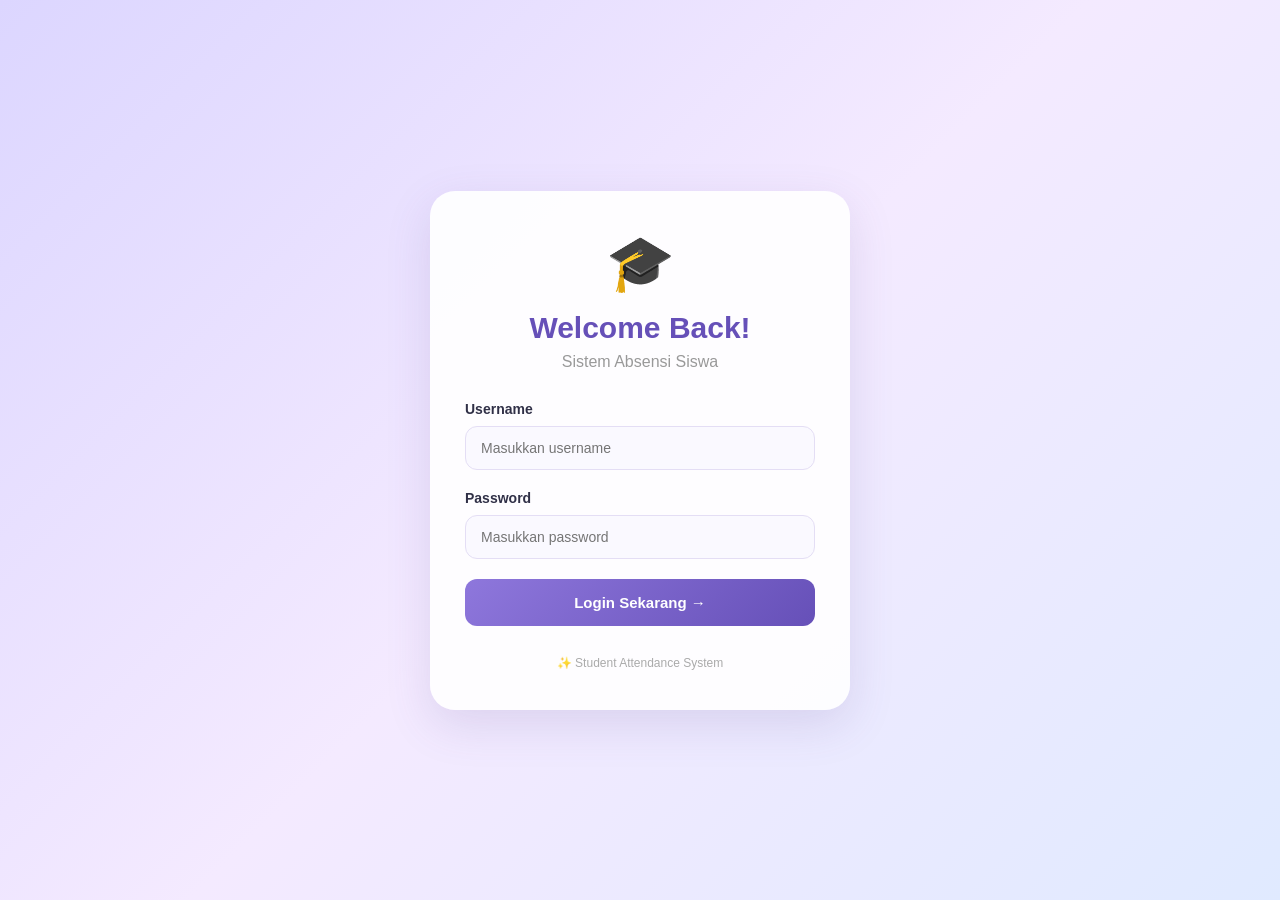
<file: index.html>
<!DOCTYPE html>
<html lang="id">
<head>
    <meta charset="UTF-8">
    <meta name="viewport" content="width=device-width, initial-scale=1.0">
    <title>Login Absensi Siswa</title>
    <link rel="stylesheet" href="style.css">
</head>
<body class="login-body">

    <div class="login-container">
        <div class="login-icon">🎓</div>

        <h1>Welcome Back!</h1>
        <p class="subtitle">Sistem Absensi Siswa</p>

        <form id="loginForm">
            <div class="input-group">
                <label>Username</label>
                <input type="text" id="username"
                    placeholder="Masukkan username" required>
            </div>

            <div class="input-group">
                <label>Password</label>
                <input type="password" id="password"
                    placeholder="Masukkan password" required>
            </div>

            <button type="submit" class="login-btn">
                Login Sekarang →
            </button>
        </form>

        <p id="loginMessage"></p>

        <div class="login-footer">
            ✨ Student Attendance System
        </div>
    </div>

    <script src="script.js"></script>
</body>
</html>
</file>
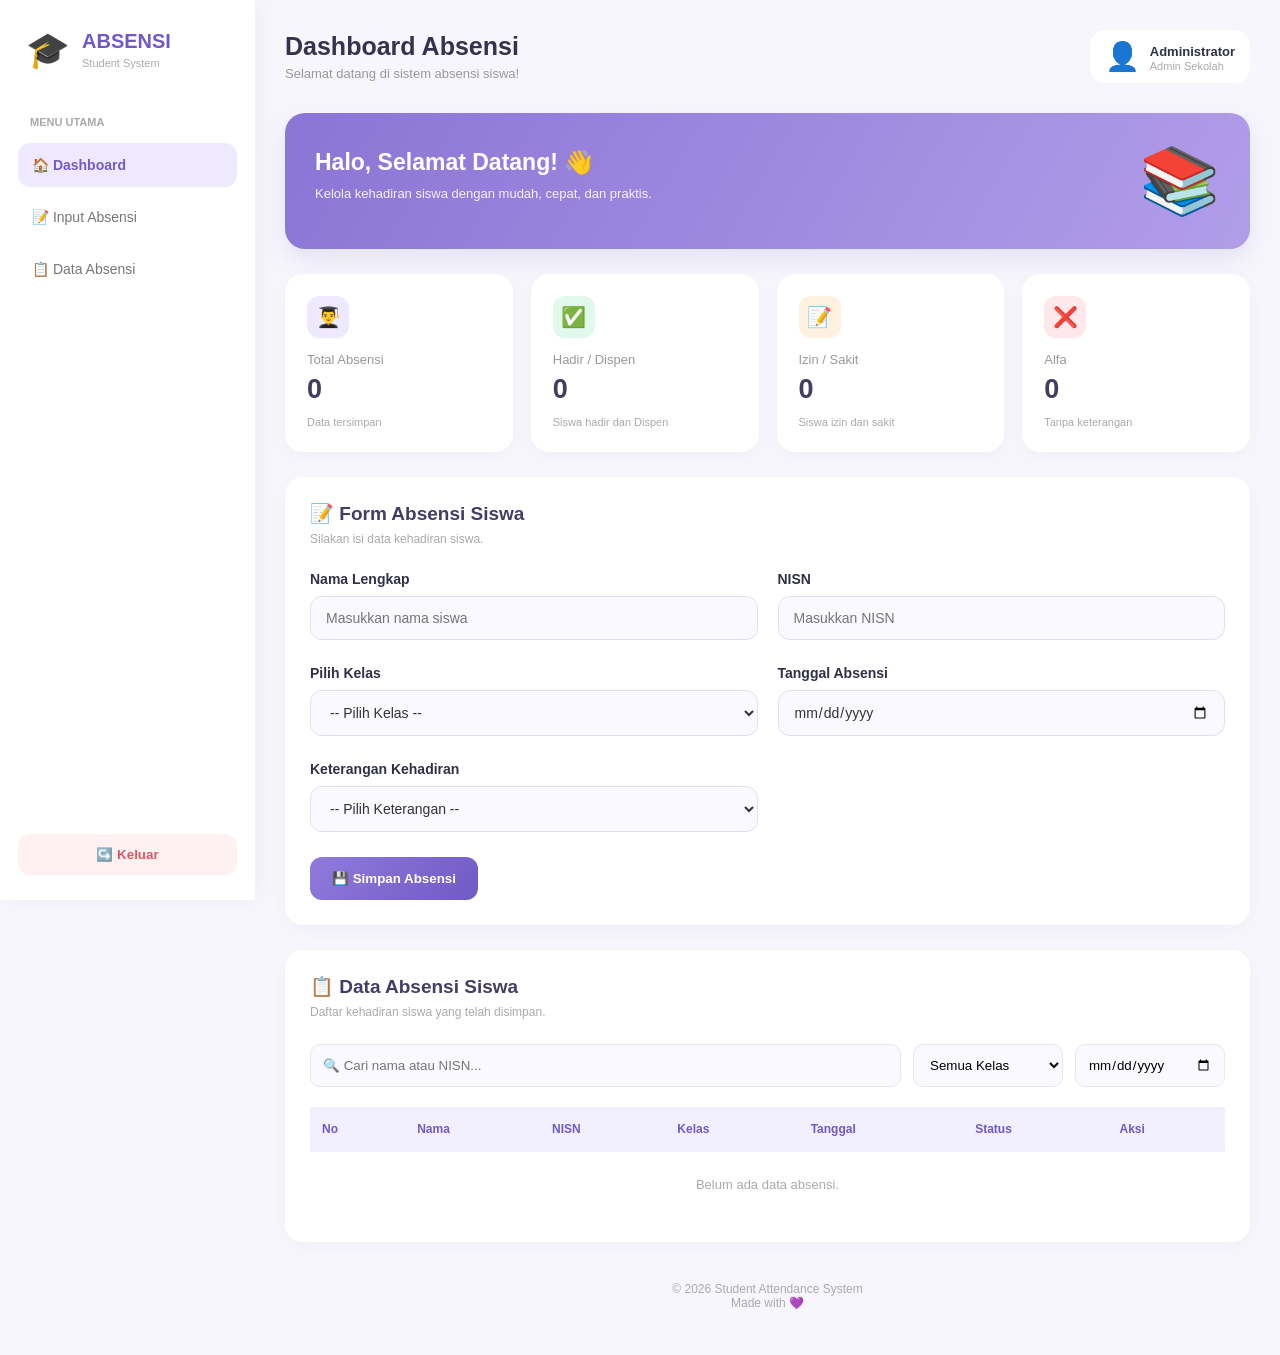
<file: dashboard.html>
<!DOCTYPE html>
<html lang="id">
<head>
    <meta charset="UTF-8">
    <meta name="viewport" content="width=device-width, initial-scale=1.0">
    <title>Dashboard Absensi Siswa</title>
    <link rel="stylesheet" href="style.css">
</head>
<body class="dashboard-body">

    <div class="sidebar">
        <div class="brand">
            <span>🎓</span>
            <div>
                <h2>ABSENSI</h2>
                <small>Student System</small>
            </div>
        </div>

        <div class="menu-title">MENU UTAMA</div>

        <a href="#dashboard" class="menu active">🏠 Dashboard</a>
        <a href="#formAbsensi" class="menu">📝 Input Absensi</a>
        <a href="#dataAbsensi" class="menu">📋 Data Absensi</a>

        <div class="sidebar-bottom">
            <button onclick="logout()" class="logout-btn">
                ↪️ Keluar
            </button>
        </div>
    </div>

    <main class="main-content">

        <header class="topbar">
            <div>
                <h1>Dashboard Absensi</h1>
                <p>Selamat datang di sistem absensi siswa!</p>
            </div>
            <div class="admin-profile">
                <span>👤</span>
                <div>
                    <b>Administrator</b>
                    <small>Admin Sekolah</small>
                </div>
            </div>
        </header>

        <section id="dashboard">
            <div class="welcome-card">
                <div>
                    <h2>Halo, Selamat Datang! 👋</h2>
                    <p>
                        Kelola kehadiran siswa dengan mudah,
                        cepat, dan praktis.
                    </p>
                    <h4 id="todayDate"></h4>
                </div>
                <div class="welcome-emoji">📚</div>
            </div>

            <div class="stats-container">

                <div class="stat-card">
                    <div class="stat-icon purple">👨‍🎓</div>
                    <p>Total Absensi</p>
                    <h2 id="totalData">0</h2>
                    <small>Data tersimpan</small>
                </div>

                <div class="stat-card">
                    <div class="stat-icon green">✅</div>
                    <p>Hadir / Dispen</p>
                    <h2 id="totalHadir">0</h2>
                    <small>Siswa hadir dan Dispen</small>
                </div>

                <div class="stat-card">
                    <div class="stat-icon orange">📝</div>
                    <p>Izin / Sakit</p>
                    <h2 id="totalIzinSakit">0</h2>
                    <small>Siswa izin dan sakit</small>
                </div>

                <div class="stat-card">
                    <div class="stat-icon red">❌</div>
                    <p>Alfa</p>
                    <h2 id="totalAlfa">0</h2>
                    <small>Tanpa keterangan</small>
                </div>

            </div>
        </section>

        <section id="formAbsensi" class="content-card">

            <div class="section-heading">
                <div>
                    <h2>📝 Form Absensi Siswa</h2>
                    <p>Silakan isi data kehadiran siswa.</p>
                </div>
            </div>

            <form id="attendanceForm">

                <div class="form-grid">

                    <div class="input-group">
                        <label>Nama Lengkap</label>
                        <input type="text" id="nama"
                            placeholder="Masukkan nama siswa" required>
                    </div>

                    <div class="input-group">
                        <label>NISN</label>
                        <input type="text" id="nisn"
                            placeholder="Masukkan NISN"
                            inputmode="numeric"
                            pattern="[0-9]{10}"
                            maxlength="10"
                            title="NISN harus terdiri dari 10 angka"
                            required>
                    </div>

                    <div class="input-group">
                        <label>Pilih Kelas</label>
                        <select id="kelas" required>
                            <option value="">-- Pilih Kelas --</option>
                        </select>
                    </div>

                    <div class="input-group">
                        <label>Tanggal Absensi</label>
                        <input type="date" id="tanggal" required>
                    </div>

                    <div class="input-group">
                        <label>Keterangan Kehadiran</label>
                        <select id="status" required>
                            <option value="">-- Pilih Keterangan --</option>
                            <option value="Hadir">Hadir</option>
                            <option value="Dispen">Dispen</option>
                            <option value="Izin">Izin</option>
                            <option value="Sakit">Sakit</option>
                            <option value="Alfa">Alfa</option>
                        </select>
                    </div>

                </div>

                <button type="submit" class="submit-btn">
                    💾 Simpan Absensi
                </button>

            </form>
        </section>

        <section id="dataAbsensi" class="content-card">

            <div class="section-heading">
                <div>
                    <h2>📋 Data Absensi Siswa</h2>
                    <p>Daftar kehadiran siswa yang telah disimpan.</p>
                </div>
            </div>

            <div class="filter-container">
                <input type="search" id="searchInput"
                    placeholder="🔍 Cari nama atau NISN...">

                <select id="filterKelas">
                    <option value="">Semua Kelas</option>
                </select>

                <input type="date" id="filterTanggal">
            </div>

            <div class="table-wrapper">
                <table>
                    <thead>
                        <tr>
                            <th>No</th>
                            <th>Nama</th>
                            <th>NISN</th>
                            <th>Kelas</th>
                            <th>Tanggal</th>
                            <th>Status</th>
                            <th>Aksi</th>
                        </tr>
                    </thead>

                    <tbody id="attendanceTable">
                    </tbody>
                </table>
            </div>

            <p id="emptyMessage" class="empty-message">
                Belum ada data absensi.
            </p>

        </section>

        <footer>
            © 2026 Student Attendance System
            <br>
            Made with 💜
        </footer>

    </main>

    <script src="script.js"></script>
</body>
</html>
</file>
<file: style.css>
/* ==========================
   RESET DAN DASAR
========================== */

* {
    margin: 0;
    padding: 0;
    box-sizing: border-box;
    font-family: 'Segoe UI', Arial, sans-serif;
}

html {
    scroll-behavior: smooth;
}

body {
    color: #303047;
}

/* ==========================
   HALAMAN LOGIN
========================== */

.login-body {
    min-height: 100vh;
    display: flex;
    justify-content: center;
    align-items: center;
    padding: 20px;
    background: linear-gradient(
        135deg,
        #dcd6ff,
        #f4eaff,
        #e0eaff
    );
}

.login-container {
    width: 100%;
    max-width: 420px;
    background: rgba(255,255,255,0.92);
    padding: 40px 35px;
    border-radius: 25px;
    box-shadow: 0 15px 45px rgba(92,72,150,0.15);
    text-align: center;
}

.login-icon {
    font-size: 55px;
    margin-bottom: 15px;
}

.login-container h1 {
    color: #6650b8;
    font-size: 30px;
}

.subtitle {
    color: #999;
    margin: 8px 0 30px;
}

.input-group {
    display: flex;
    flex-direction: column;
    gap: 9px;
    margin-bottom: 20px;
    text-align: left;
}

.input-group label {
    font-weight: 600;
    font-size: 14px;
}

.input-group input,
.input-group select {
    width: 100%;
    padding: 13px 15px;
    border: 1px solid #e4def5;
    border-radius: 12px;
    outline: none;
    background: #faf9ff;
    color: #333;
    font-size: 14px;
    transition: 0.3s;
}

.input-group input:focus,
.input-group select:focus {
    border-color: #8b75db;
    box-shadow: 0 0 0 3px rgba(139,117,219,0.12);
}

.login-btn {
    width: 100%;
    border: none;
    padding: 15px;
    border-radius: 12px;
    background: linear-gradient(135deg,#8e77dc,#6650b8);
    color: white;
    font-weight: bold;
    font-size: 15px;
    cursor: pointer;
    transition: 0.3s;
}

.login-btn:hover,
.submit-btn:hover {
    transform: translateY(-2px);
    opacity: 0.9;
}

#loginMessage {
    margin-top: 15px;
    font-size: 13px;
    color: #e05265;
}

.login-footer {
    margin-top: 30px;
    font-size: 12px;
    color: #aaa;
}

/* ==========================
   DASHBOARD
========================== */

.dashboard-body {
    background: #f7f6fc;
    min-height: 100vh;
}

.sidebar {
    width: 255px;
    height: 100vh;
    position: fixed;
    left: 0;
    top: 0;
    background: #fff;
    padding: 25px 18px;
    box-shadow: 5px 0 25px rgba(0,0,0,0.04);
    z-index: 10;
    display: flex;
    flex-direction: column;
}

.brand {
    display: flex;
    align-items: center;
    gap: 12px;
    padding: 5px 8px 35px;
}

.brand span {
    font-size: 35px;
}

.brand h2 {
    color: #7059c4;
    font-size: 20px;
}

.brand small {
    color: #aaa;
    font-size: 11px;
}

.menu-title {
    font-size: 11px;
    color: #aaa;
    font-weight: bold;
    margin: 10px 12px 15px;
}

.menu {
    display: block;
    padding: 14px;
    margin-bottom: 8px;
    border-radius: 12px;
    text-decoration: none;
    color: #777;
    font-size: 14px;
    transition: 0.3s;
}

.menu:hover,
.menu.active {
    background: #eee9ff;
    color: #735bc5;
    font-weight: bold;
}

.sidebar-bottom {
    margin-top: auto;
}

.logout-btn {
    width: 100%;
    padding: 13px;
    border: none;
    border-radius: 12px;
    background: #fff0f1;
    color: #dc5867;
    cursor: pointer;
    font-weight: bold;
}

/* ==========================
   KONTEN UTAMA
========================== */

.main-content {
    margin-left: 255px;
    padding: 30px;
}

.topbar {
    display: flex;
    justify-content: space-between;
    align-items: center;
    gap: 15px;
    margin-bottom: 30px;
}

.topbar h1 {
    font-size: 25px;
    color: #37314f;
}

.topbar p {
    color: #999;
    margin-top: 5px;
    font-size: 13px;
}

.admin-profile {
    display: flex;
    align-items: center;
    gap: 10px;
    background: white;
    padding: 10px 15px;
    border-radius: 15px;
}

.admin-profile span {
    font-size: 28px;
}

.admin-profile b {
    font-size: 13px;
}

.admin-profile small {
    display: block;
    color: #aaa;
    font-size: 11px;
}

/* ==========================
   WELCOME CARD
========================== */

.welcome-card {
    background: linear-gradient(120deg,#8b75d5,#b29de9);
    padding: 30px;
    border-radius: 20px;
    color: white;
    display: flex;
    justify-content: space-between;
    align-items: center;
    margin-bottom: 25px;
    box-shadow: 0 10px 25px rgba(130,105,200,0.15);
}

.welcome-card h2 {
    font-size: 23px;
    margin-bottom: 10px;
}

.welcome-card p {
    font-size: 13px;
    opacity: 0.9;
    margin-bottom: 12px;
}

.welcome-card h4 {
    font-size: 12px;
}

.welcome-emoji {
    font-size: 65px;
}

/* ==========================
   KARTU STATISTIK
========================== */

.stats-container {
    display: grid;
    grid-template-columns: repeat(4,1fr);
    gap: 18px;
    margin-bottom: 25px;
}

.stat-card {
    background: white;
    padding: 22px;
    border-radius: 18px;
    box-shadow: 0 5px 20px rgba(0,0,0,0.03);
}

.stat-icon {
    width: 42px;
    height: 42px;
    display: flex;
    align-items: center;
    justify-content: center;
    border-radius: 12px;
    font-size: 20px;
    margin-bottom: 14px;
}

.purple {
    background: #eee9ff;
}

.green {
    background: #e1f8ec;
}

.orange {
    background: #fff1df;
}

.red {
    background: #ffe8eb;
}

.stat-card p {
    font-size: 13px;
    color: #999;
}

.stat-card h2 {
    font-size: 27px;
    margin: 7px 0;
    color: #443c61;
}

.stat-card small {
    font-size: 11px;
    color: #aaa;
}

/* ==========================
   FORM DAN KONTEN
========================== */

.content-card {
    background: white;
    padding: 25px;
    border-radius: 18px;
    margin-bottom: 25px;
    box-shadow: 0 5px 20px rgba(0,0,0,0.03);
}

.section-heading {
    margin-bottom: 25px;
}

.section-heading h2 {
    font-size: 19px;
    color: #453c66;
}

.section-heading p {
    color: #aaa;
    font-size: 12px;
    margin-top: 7px;
}

.form-grid {
    display: grid;
    grid-template-columns: repeat(2,1fr);
    gap: 5px 20px;
}

.submit-btn {
    padding: 14px 22px;
    border: none;
    border-radius: 12px;
    background: linear-gradient(135deg,#907bdc,#7059c4);
    color: white;
    font-weight: bold;
    cursor: pointer;
    transition: 0.3s;
    margin-top: 5px;
}

/* ==========================
   FILTER DAN TABEL
========================== */

.filter-container {
    display: flex;
    gap: 12px;
    margin-bottom: 20px;
    flex-wrap: wrap;
}

.filter-container input,
.filter-container select {
    padding: 12px;
    border: 1px solid #e9e5f2;
    border-radius: 10px;
    background: #faf9ff;
    outline: none;
    min-width: 150px;
}

.filter-container input[type="search"] {
    flex: 1;
}

.table-wrapper {
    width: 100%;
    overflow-x: auto;
}

table {
    width: 100%;
    border-collapse: collapse;
    min-width: 750px;
}

thead {
    background: #f2efff;
}

th, td {
    padding: 15px 12px;
    text-align: left;
    border-bottom: 1px solid #f0edf5;
    font-size: 12px;
}

th {
    color: #7059c4;
    font-weight: bold;
}

td {
    color: #666;
}

.status {
    display: inline-block;
    padding: 6px 11px;
    border-radius: 20px;
    font-size: 11px;
    font-weight: bold;
}

.status-hadir {
    background: #e0f8e9;
    color: #26975a;
}

.status-izin {
    background: #fff1d9;
    color: #d38a22;
}

.status-sakit {
    background: #e4efff;
    color: #477bc5;
}

.status-alfa {
    background: #ffe5e8;
    color: #d64f60;
}

.delete-btn {
    border: none;
    background: #ffe9eb;
    color: #db4c5e;
    padding: 7px 10px;
    border-radius: 8px;
    cursor: pointer;
}

.empty-message {
    text-align: center;
    padding: 25px;
    color: #aaa;
    font-size: 13px;
}

footer {
    text-align: center;
    color: #aaa;
    padding: 15px;
    font-size: 12px;
}

/* ==========================
   RESPONSIVE HP
========================== */

@media (max-width: 1000px) {
    .stats-container {
        grid-template-columns: repeat(2,1fr);
    }
}

@media (max-width: 700px) {
    .sidebar {
        position: relative;
        width: 100%;
        height: auto;
        padding: 15px;
    }

    .brand {
        padding-bottom: 15px;
    }

    .menu-title {
        display: none;
    }

    .menu {
        display: inline-block;
        padding: 10px;
        font-size: 12px;
    }

    .sidebar-bottom {
        margin-top: 10px;
    }

    .main-content {
        margin-left: 0;
        padding: 18px;
    }

    .topbar {
        align-items: flex-start;
        flex-direction: column;
    }

    .topbar h1 {
        font-size: 21px;
    }

    .welcome-card {
        padding: 22px;
    }

    .welcome-card h2 {
        font-size: 19px;
    }

    .welcome-emoji {
        font-size: 40px;
    }

    .stats-container {
        gap: 10px;
    }

    .stat-card {
        padding: 15px;
    }

    .stat-card h2 {
        font-size: 23px;
    }

    .form-grid {
        grid-template-columns: 1fr;
    }

    .content-card {
        padding: 18px;
    }

    .filter-container {
        flex-direction: column;
    }

    .filter-container input,
    .filter-container select {
        width: 100%;
    }
}


/* ==================================
   MODAL KONFIRMASI ESTETIK
================================== */

.modal-overlay {
    position: fixed;
    inset: 0;
    z-index: 9999;

    display: flex;
    justify-content: center;
    align-items: center;

    padding: 20px;

    background: rgba(38, 28, 75, 0.45);
    backdrop-filter: blur(8px);
    -webkit-backdrop-filter: blur(8px);

    animation: fadeIn 0.3s ease;
}

.modal-box {
    width: 100%;
    max-width: 420px;

    padding: 35px 30px;

    text-align: center;

    background: linear-gradient(
        145deg,
        #ffffff,
        #f5f0ff
    );

    border: 1px solid rgba(255,255,255,0.8);
    border-radius: 25px;

    box-shadow: 0 20px 60px rgba(56, 39, 105, 0.25);

    animation: modalPop 0.35s ease;
}

.modal-icon {
    width: 85px;
    height: 85px;

    display: flex;
    justify-content: center;
    align-items: center;

    margin: 0 auto 20px;

    font-size: 40px;

    background: linear-gradient(
        135deg,
        #eee7ff,
        #ddd0ff
    );

    border-radius: 25px;
}

.modal-box h2 {
    color: #514078;
    font-size: 22px;
    margin-bottom: 12px;
}

.modal-box p {
    color: #89829d;
    font-size: 14px;
    line-height: 1.7;
    margin-bottom: 28px;
}

.modal-buttons {
    display: flex;
    justify-content: center;
    gap: 12px;
}

.modal-buttons button {
    flex: 1;
    padding: 13px 15px;

    border: none;
    border-radius: 12px;

    font-weight: bold;
    font-size: 13px;

    cursor: pointer;
    transition: 0.3s;
}

.cancel-delete {
    background: #eeeaf7;
    color: #74668f;
}

.cancel-delete:hover {
    background: #e0d9ef;
    transform: translateY(-2px);
}

.confirm-delete {
    background: linear-gradient(
        135deg,
        #9077df,
        #7055c2
    );

    color: white;
    box-shadow: 0 5px 15px rgba(112,85,194,0.2);
}

.confirm-delete:hover {
    transform: translateY(-2px);
    box-shadow: 0 8px 20px rgba(112,85,194,0.3);
}

/* Animasi */

@keyframes fadeIn {
    from {
        opacity: 0;
    }
    to {
        opacity: 1;
    }
}

@keyframes modalPop {
    from {
        opacity: 0;
        transform: scale(0.85) translateY(20px);
    }
    to {
        opacity: 1;
        transform: scale(1) translateY(0);
    }
}

/* Tampilan HP */

@media (max-width: 480px) {
    .modal-box {
        padding: 28px 20px;
    }

    .modal-box h2 {
        font-size: 19px;
    }

    .modal-buttons {
        flex-direction: column;
    }
}
</file>
